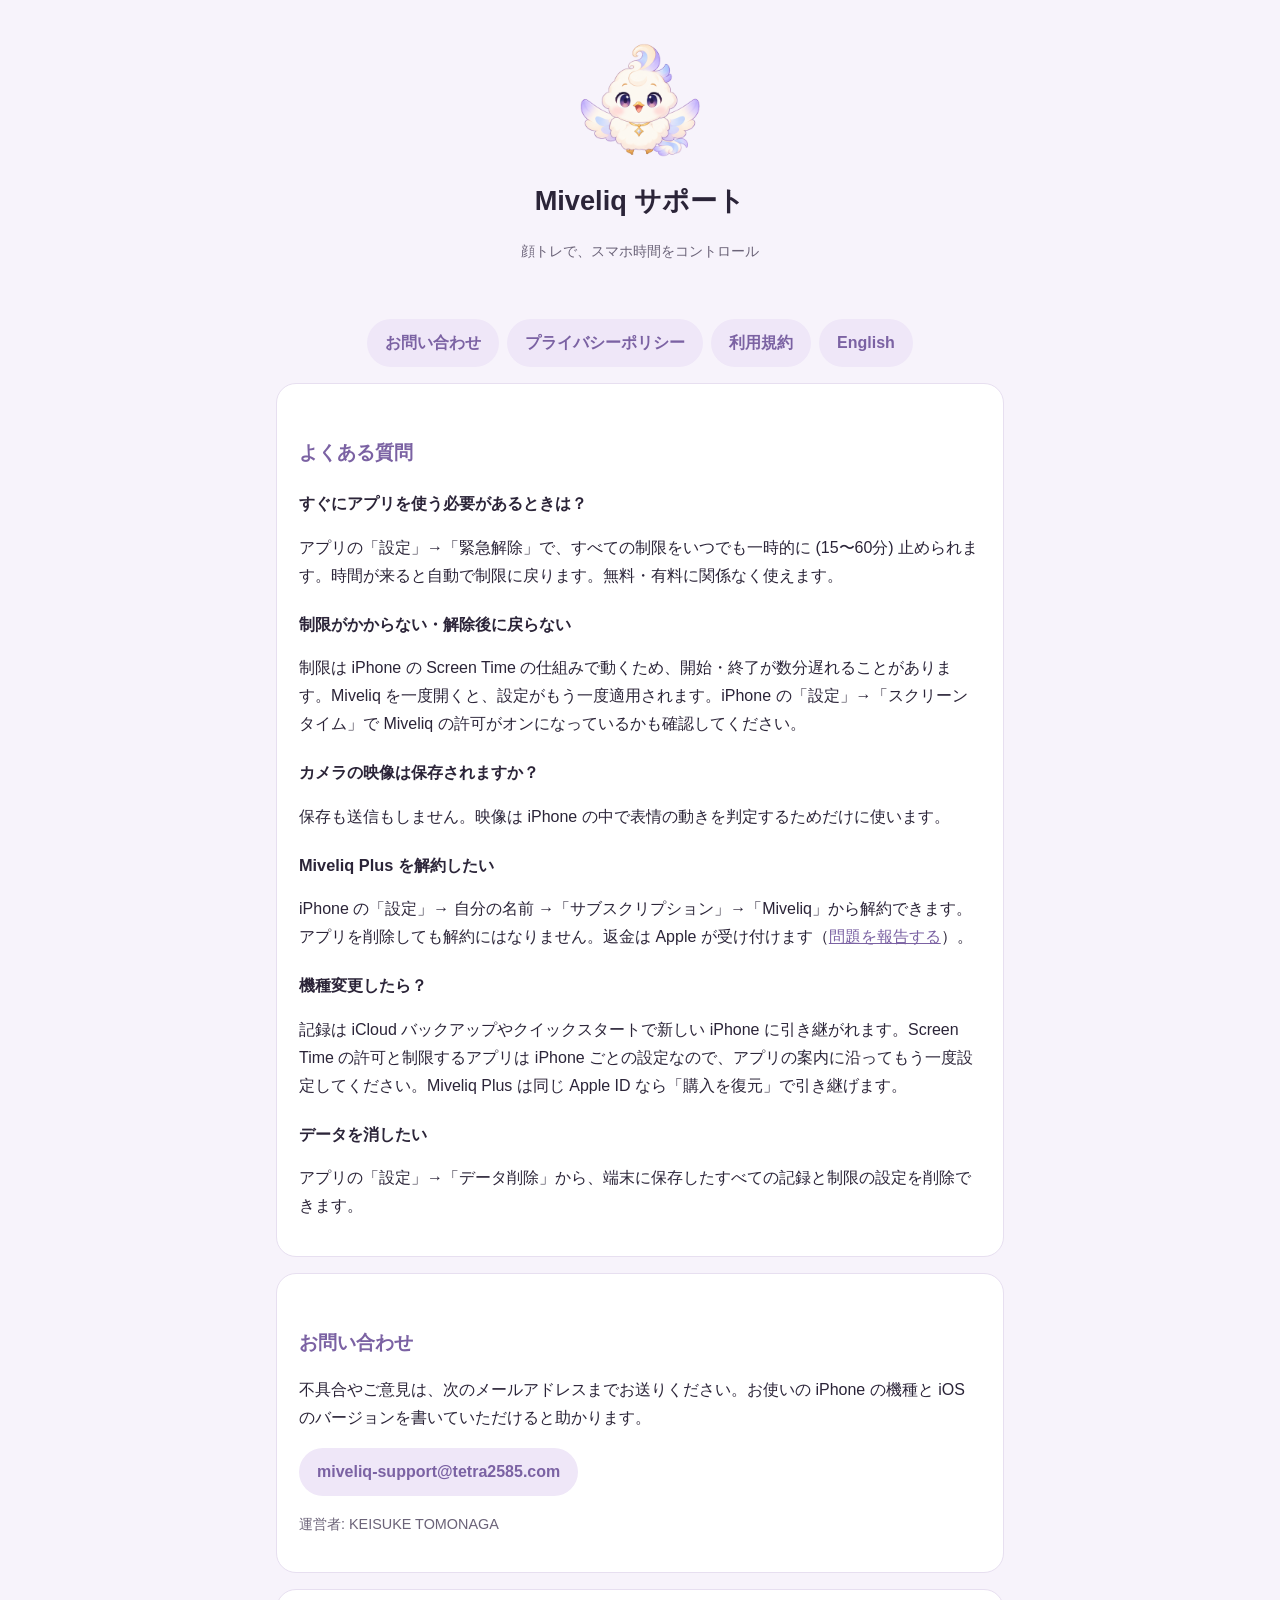
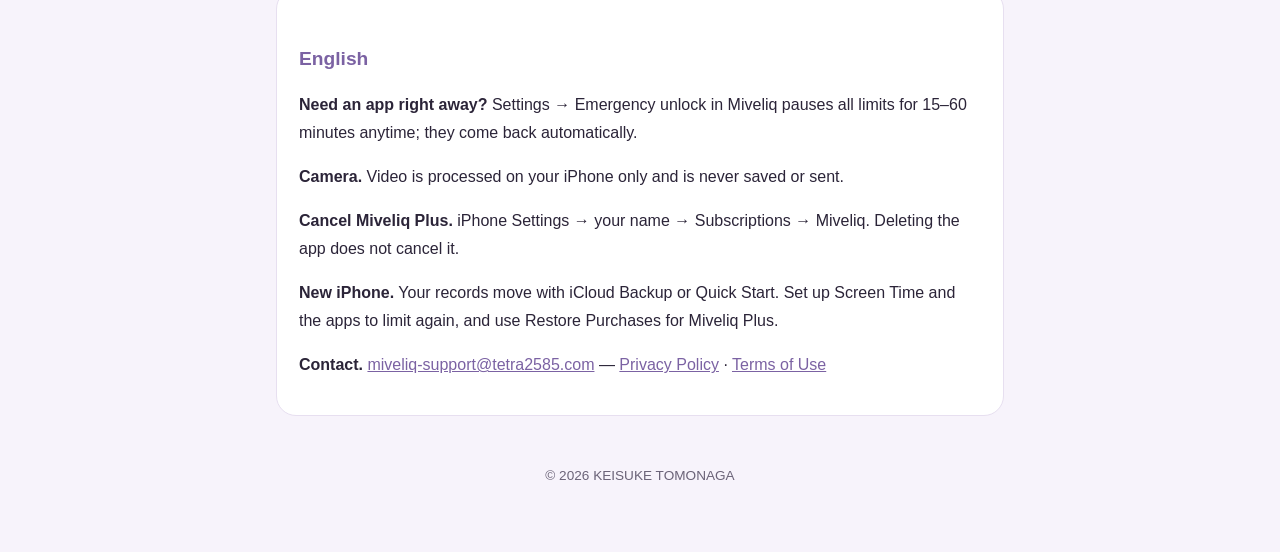
<file: index.html>
<!doctype html>
<html lang="ja">
<head>
  <meta charset="utf-8">
  <meta name="viewport" content="width=device-width, initial-scale=1">
  <title>Miveliq サポート</title>
  <meta name="description" content="Miveliq（顔トレでスマホ時間をコントロールするアプリ）のサポートページ">
  <link rel="stylesheet" href="./style.css">
</head>
<body>
<main>
  <header class="hero">
    <img src="./fogule.png" alt="Miveliq のキャラクター、フォーグル">
    <h1>Miveliq サポート</h1>
    <p class="meta">顔トレで、スマホ時間をコントロール</p>
  </header>

  <nav class="links">
    <a href="#contact">お問い合わせ</a>
    <a href="./privacy/">プライバシーポリシー</a>
    <a href="./terms/">利用規約</a>
    <a href="#english">English</a>
  </nav>

  <section class="card">
    <h2>よくある質問</h2>

    <h3>すぐにアプリを使う必要があるときは？</h3>
    <p>アプリの「設定」→「緊急解除」で、すべての制限をいつでも一時的に (15〜60分) 止められます。時間が来ると自動で制限に戻ります。無料・有料に関係なく使えます。</p>

    <h3>制限がかからない・解除後に戻らない</h3>
    <p>制限は iPhone の Screen Time の仕組みで動くため、開始・終了が数分遅れることがあります。Miveliq を一度開くと、設定がもう一度適用されます。iPhone の「設定」→「スクリーンタイム」で Miveliq の許可がオンになっているかも確認してください。</p>

    <h3>カメラの映像は保存されますか？</h3>
    <p>保存も送信もしません。映像は iPhone の中で表情の動きを判定するためだけに使います。</p>

    <h3>Miveliq Plus を解約したい</h3>
    <p>iPhone の「設定」→ 自分の名前 →「サブスクリプション」→「Miveliq」から解約できます。アプリを削除しても解約にはなりません。返金は Apple が受け付けます（<a href="https://reportaproblem.apple.com/">問題を報告する</a>）。</p>

    <h3>機種変更したら？</h3>
    <p>記録は iCloud バックアップやクイックスタートで新しい iPhone に引き継がれます。Screen Time の許可と制限するアプリは iPhone ごとの設定なので、アプリの案内に沿ってもう一度設定してください。Miveliq Plus は同じ Apple ID なら「購入を復元」で引き継げます。</p>

    <h3>データを消したい</h3>
    <p>アプリの「設定」→「データ削除」から、端末に保存したすべての記録と制限の設定を削除できます。</p>
  </section>

  <section class="card" id="contact">
    <h2>お問い合わせ</h2>
    <p>不具合やご意見は、次のメールアドレスまでお送りください。お使いの iPhone の機種と iOS のバージョンを書いていただけると助かります。</p>
    <p><a class="button" href="mailto:miveliq-support@tetra2585.com">miveliq-support@tetra2585.com</a></p>
    <p class="meta">運営者: KEISUKE TOMONAGA</p>
  </section>

  <section class="card" id="english" lang="en">
    <h2>English</h2>
    <p><strong>Need an app right away?</strong> Settings → Emergency unlock in Miveliq pauses all limits for 15–60 minutes anytime; they come back automatically.</p>
    <p><strong>Camera.</strong> Video is processed on your iPhone only and is never saved or sent.</p>
    <p><strong>Cancel Miveliq Plus.</strong> iPhone Settings → your name → Subscriptions → Miveliq. Deleting the app does not cancel it.</p>
    <p><strong>New iPhone.</strong> Your records move with iCloud Backup or Quick Start. Set up Screen Time and the apps to limit again, and use Restore Purchases for Miveliq Plus.</p>
    <p><strong>Contact.</strong> <a href="mailto:miveliq-support@tetra2585.com">miveliq-support@tetra2585.com</a> — <a href="./privacy/#english">Privacy Policy</a> · <a href="./terms/#english">Terms of Use</a></p>
  </section>

  <footer>© 2026 KEISUKE TOMONAGA</footer>
</main>
</body>
</html>
</file>
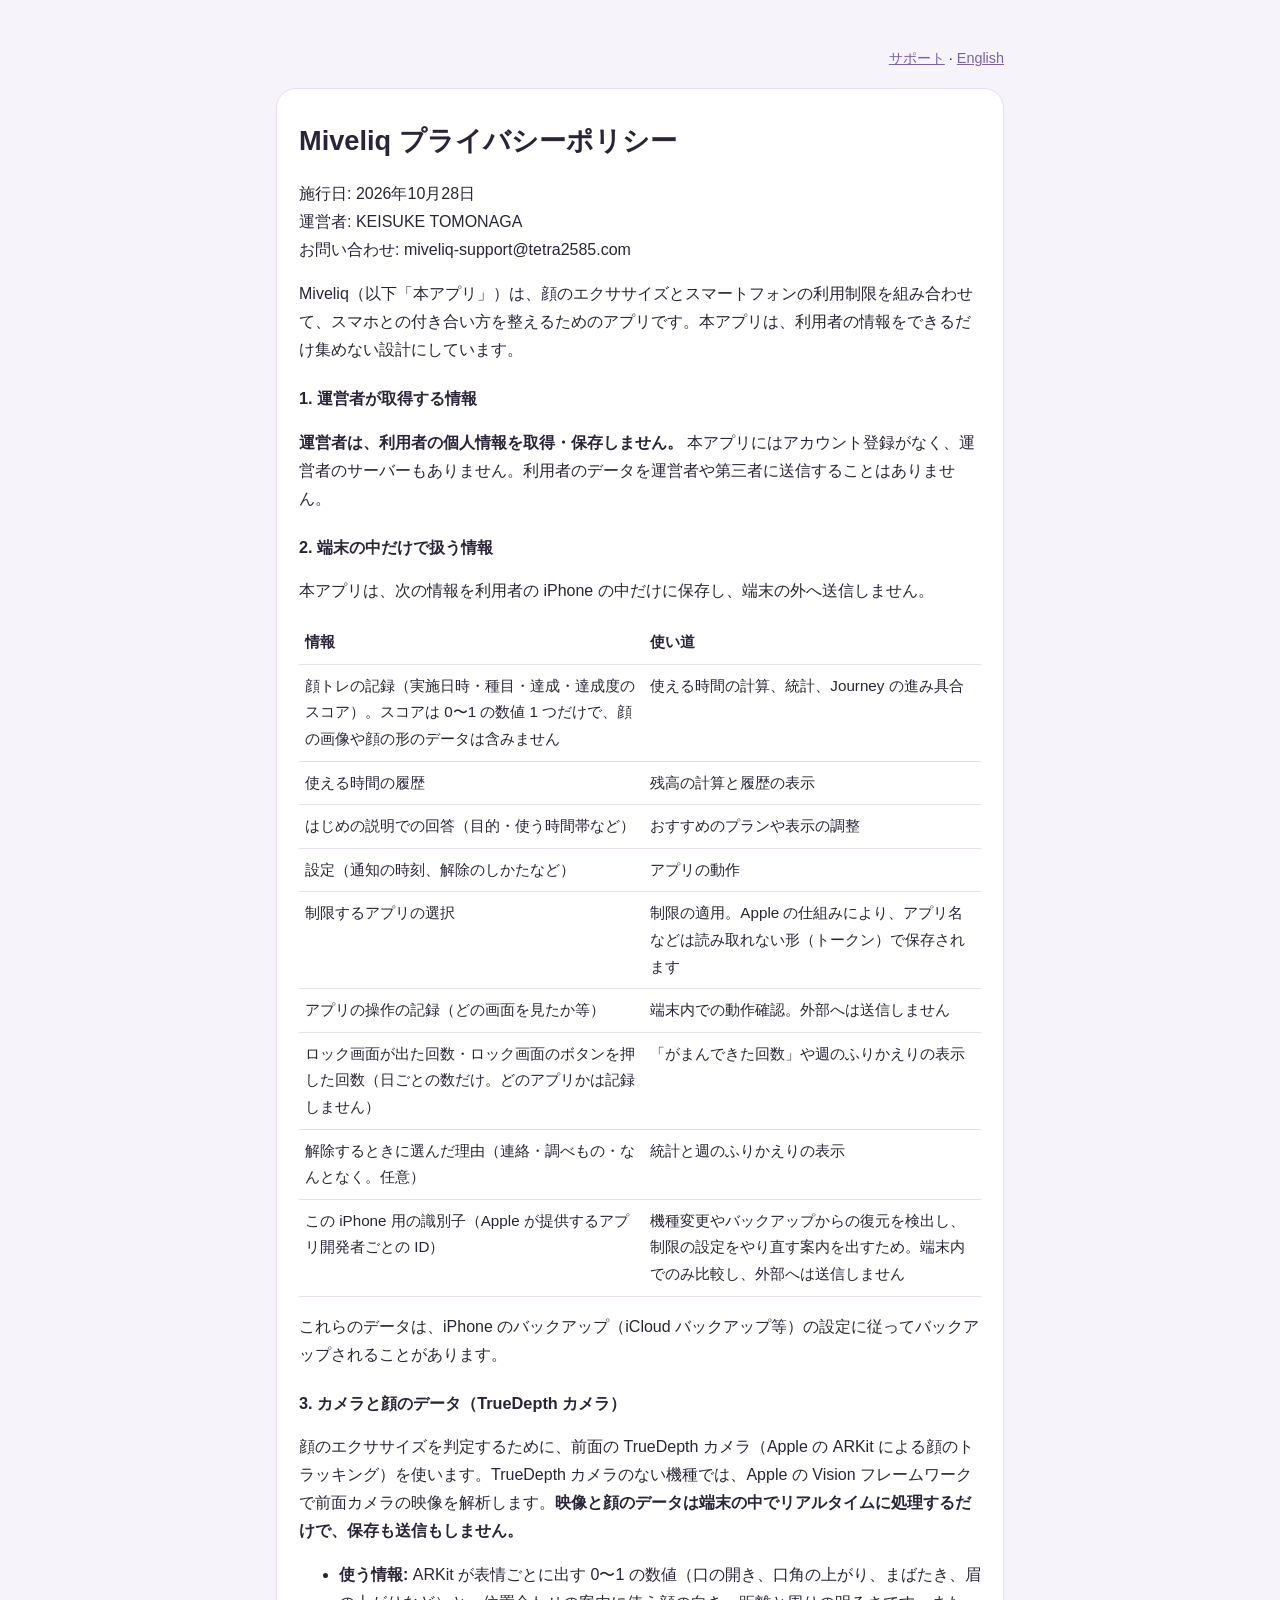
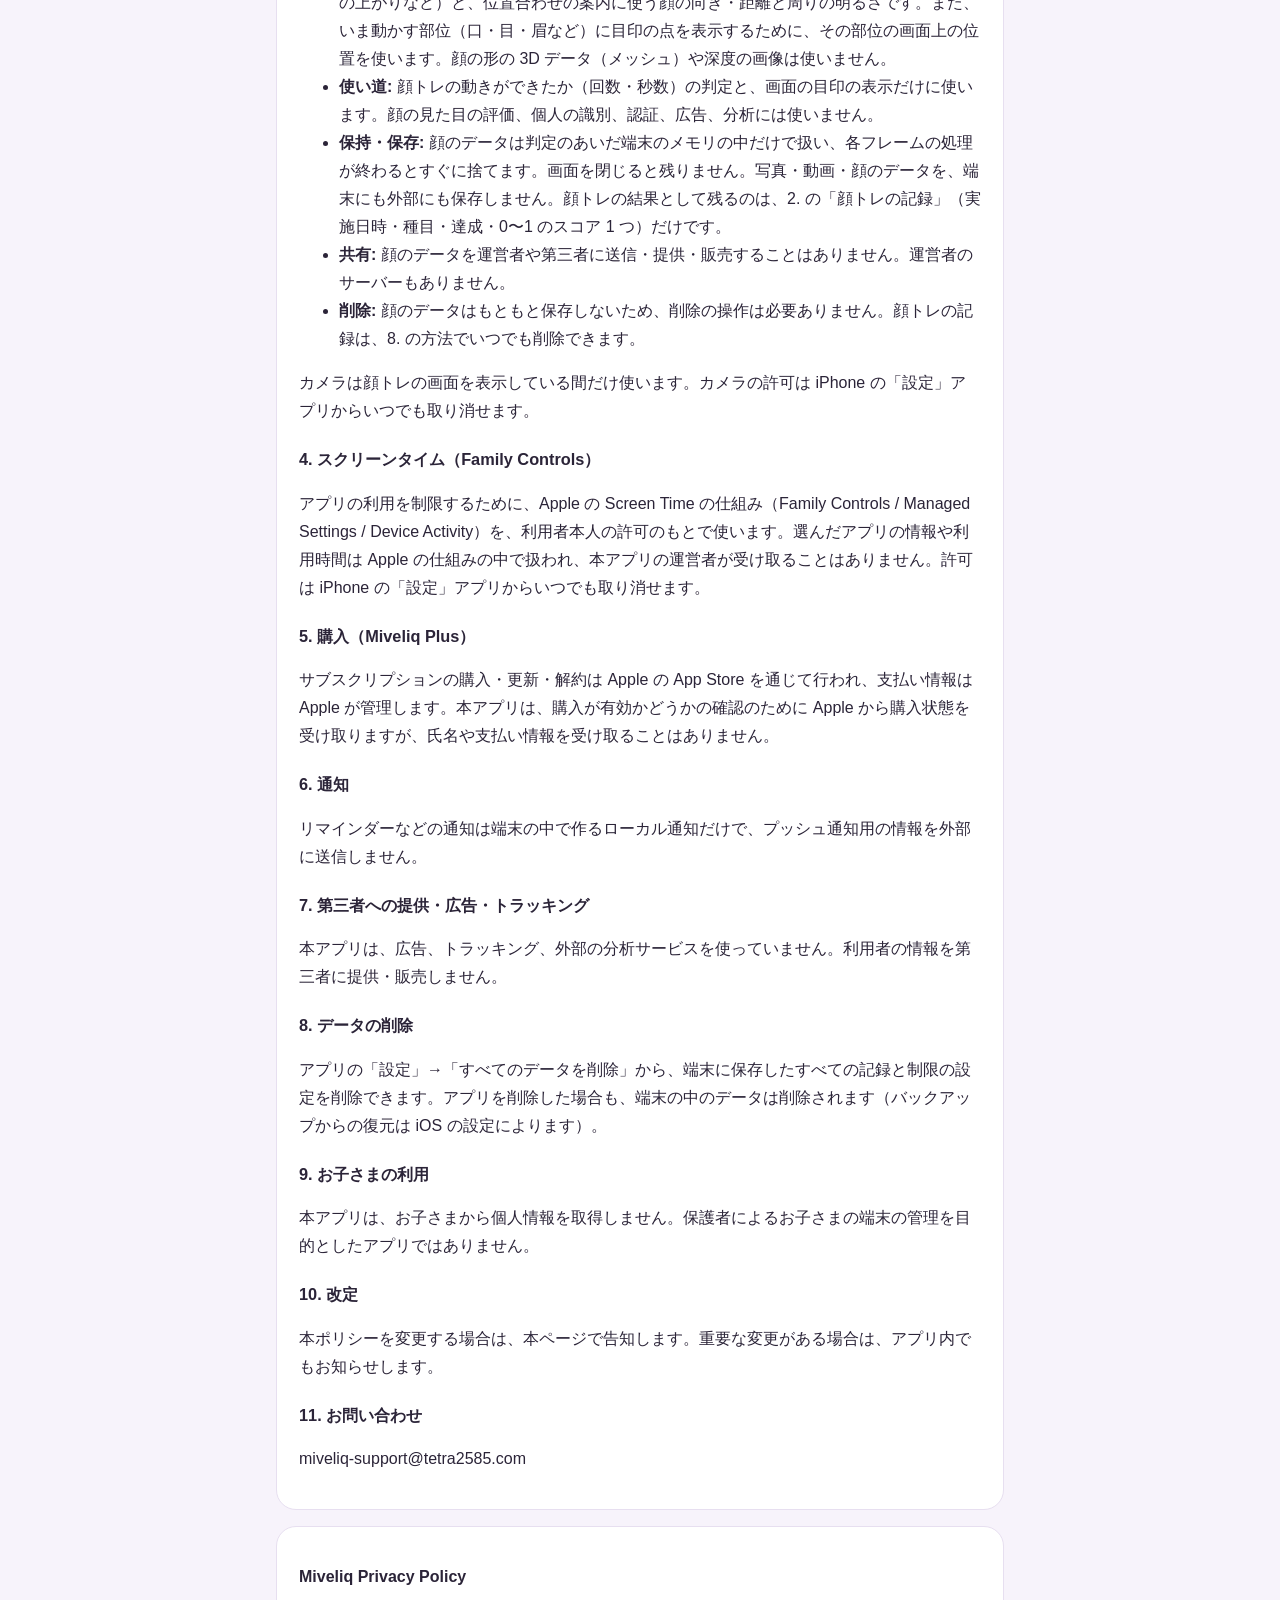
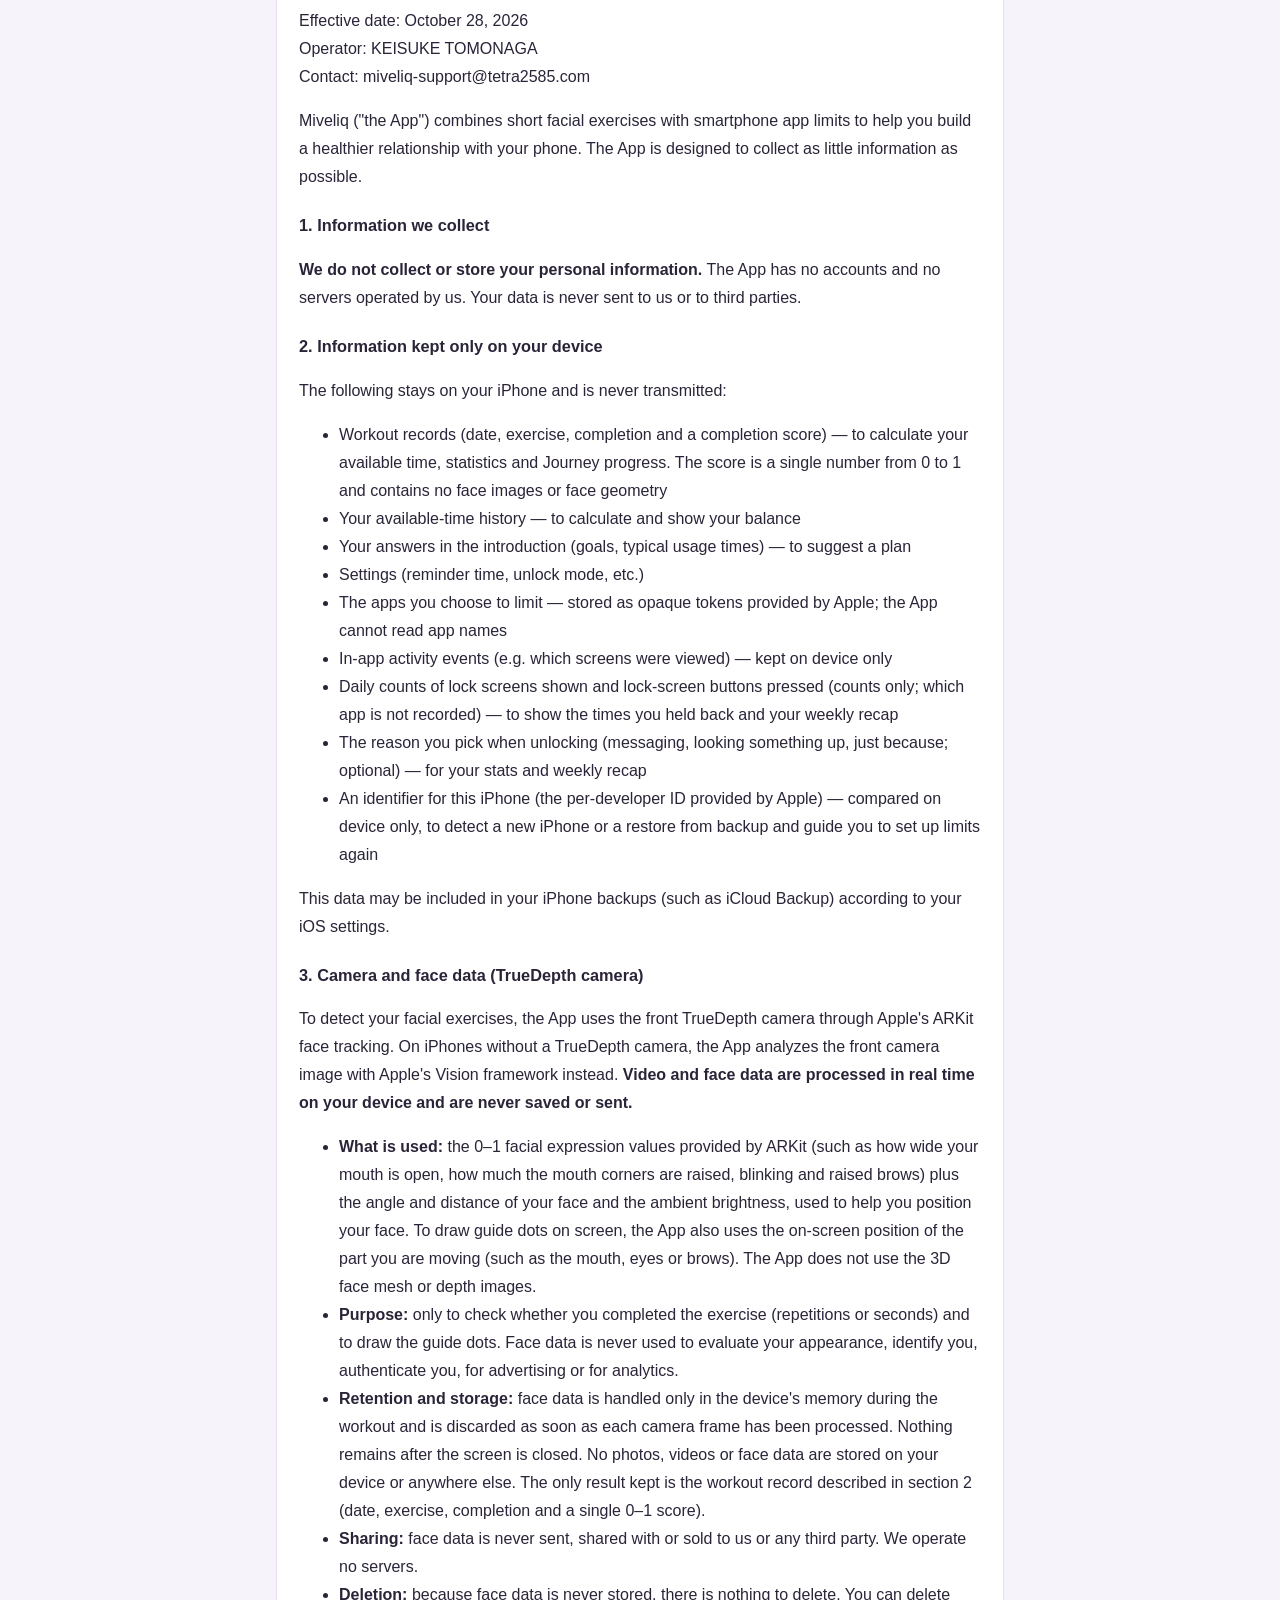
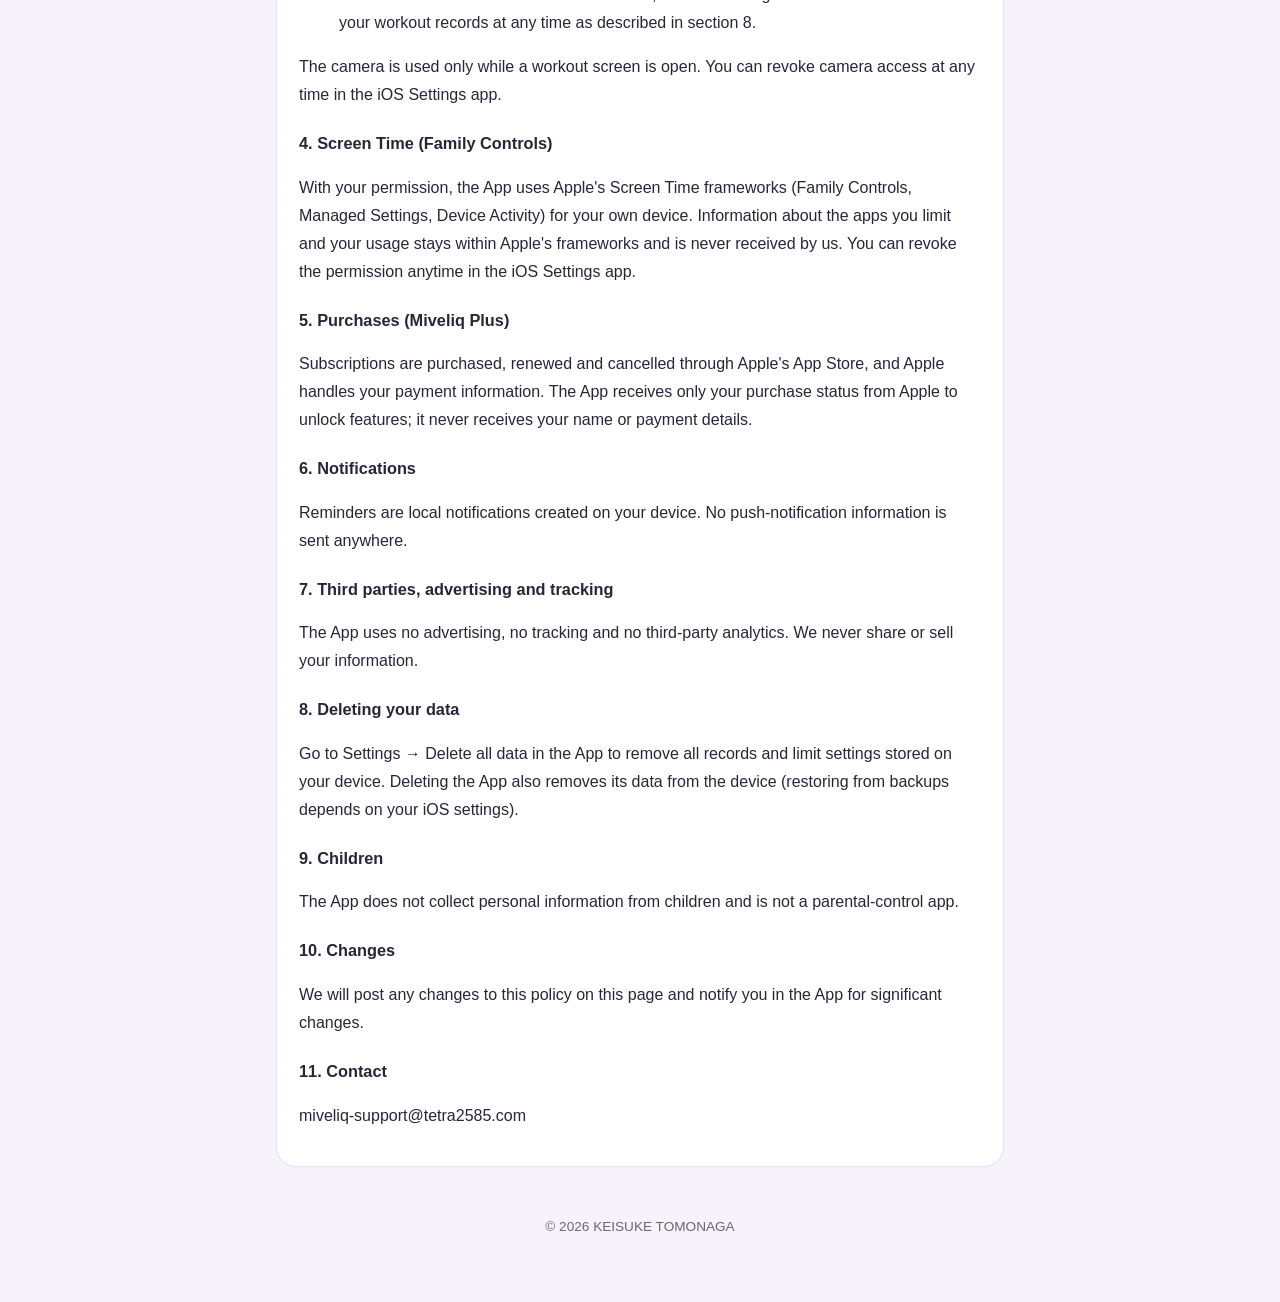
<file: privacy/index.html>
<!doctype html>
<html lang="ja">
<head>
  <meta charset="utf-8">
  <meta name="viewport" content="width=device-width, initial-scale=1">
  <title>プライバシーポリシー | Miveliq</title>
  <meta name="description" content="Miveliq のプライバシーポリシー">
  <link rel="stylesheet" href="../style.css">
</head>
<body>
<main>
  <p class="lang"><a href="../">サポート</a> · <a href="#english">English</a></p>
  <section class="card">
<h1>Miveliq プライバシーポリシー</h1>
<p>施行日: 2026年10月28日<br>運営者: KEISUKE TOMONAGA<br>お問い合わせ: miveliq-support@tetra2585.com</p>
<p>Miveliq（以下「本アプリ」）は、顔のエクササイズとスマートフォンの利用制限を組み合わせて、スマホとの付き合い方を整えるためのアプリです。本アプリは、利用者の情報をできるだけ集めない設計にしています。</p>
<h3>1. 運営者が取得する情報</h3>
<p><strong>運営者は、利用者の個人情報を取得・保存しません。</strong> 本アプリにはアカウント登録がなく、運営者のサーバーもありません。利用者のデータを運営者や第三者に送信することはありません。</p>
<h3>2. 端末の中だけで扱う情報</h3>
<p>本アプリは、次の情報を利用者の iPhone の中だけに保存し、端末の外へ送信しません。</p>
<table><thead><tr><th>情報</th><th>使い道</th></tr></thead><tbody><tr><td>顔トレの記録（実施日時・種目・達成・達成度のスコア）。スコアは 0〜1 の数値 1 つだけで、顔の画像や顔の形のデータは含みません</td><td>使える時間の計算、統計、Journey の進み具合</td></tr><tr><td>使える時間の履歴</td><td>残高の計算と履歴の表示</td></tr><tr><td>はじめの説明での回答（目的・使う時間帯など）</td><td>おすすめのプランや表示の調整</td></tr><tr><td>設定（通知の時刻、解除のしかたなど）</td><td>アプリの動作</td></tr><tr><td>制限するアプリの選択</td><td>制限の適用。Apple の仕組みにより、アプリ名などは読み取れない形（トークン）で保存されます</td></tr><tr><td>アプリの操作の記録（どの画面を見たか等）</td><td>端末内での動作確認。外部へは送信しません</td></tr><tr><td>ロック画面が出た回数・ロック画面のボタンを押した回数（日ごとの数だけ。どのアプリかは記録しません）</td><td>「がまんできた回数」や週のふりかえりの表示</td></tr><tr><td>解除するときに選んだ理由（連絡・調べもの・なんとなく。任意）</td><td>統計と週のふりかえりの表示</td></tr><tr><td>この iPhone 用の識別子（Apple が提供するアプリ開発者ごとの ID）</td><td>機種変更やバックアップからの復元を検出し、制限の設定をやり直す案内を出すため。端末内でのみ比較し、外部へは送信しません</td></tr></tbody></table>
<p>これらのデータは、iPhone のバックアップ（iCloud バックアップ等）の設定に従ってバックアップされることがあります。</p>
<h3>3. カメラと顔のデータ（TrueDepth カメラ）</h3>
<p>顔のエクササイズを判定するために、前面の TrueDepth カメラ（Apple の ARKit による顔のトラッキング）を使います。TrueDepth カメラのない機種では、Apple の Vision フレームワークで前面カメラの映像を解析します。<strong>映像と顔のデータは端末の中でリアルタイムに処理するだけで、保存も送信もしません。</strong></p>
<ul>
<li><strong>使う情報:</strong> ARKit が表情ごとに出す 0〜1 の数値（口の開き、口角の上がり、まばたき、眉の上がりなど）と、位置合わせの案内に使う顔の向き・距離と周りの明るさです。また、いま動かす部位（口・目・眉など）に目印の点を表示するために、その部位の画面上の位置を使います。顔の形の 3D データ（メッシュ）や深度の画像は使いません。</li>
<li><strong>使い道:</strong> 顔トレの動きができたか（回数・秒数）の判定と、画面の目印の表示だけに使います。顔の見た目の評価、個人の識別、認証、広告、分析には使いません。</li>
<li><strong>保持・保存:</strong> 顔のデータは判定のあいだ端末のメモリの中だけで扱い、各フレームの処理が終わるとすぐに捨てます。画面を閉じると残りません。写真・動画・顔のデータを、端末にも外部にも保存しません。顔トレの結果として残るのは、2. の「顔トレの記録」（実施日時・種目・達成・0〜1 のスコア 1 つ）だけです。</li>
<li><strong>共有:</strong> 顔のデータを運営者や第三者に送信・提供・販売することはありません。運営者のサーバーもありません。</li>
<li><strong>削除:</strong> 顔のデータはもともと保存しないため、削除の操作は必要ありません。顔トレの記録は、8. の方法でいつでも削除できます。</li>
</ul>
<p>カメラは顔トレの画面を表示している間だけ使います。カメラの許可は iPhone の「設定」アプリからいつでも取り消せます。</p>
<h3>4. スクリーンタイム（Family Controls）</h3>
<p>アプリの利用を制限するために、Apple の Screen Time の仕組み（Family Controls / Managed Settings / Device Activity）を、利用者本人の許可のもとで使います。選んだアプリの情報や利用時間は Apple の仕組みの中で扱われ、本アプリの運営者が受け取ることはありません。許可は iPhone の「設定」アプリからいつでも取り消せます。</p>
<h3>5. 購入（Miveliq Plus）</h3>
<p>サブスクリプションの購入・更新・解約は Apple の App Store を通じて行われ、支払い情報は Apple が管理します。本アプリは、購入が有効かどうかの確認のために Apple から購入状態を受け取りますが、氏名や支払い情報を受け取ることはありません。</p>
<h3>6. 通知</h3>
<p>リマインダーなどの通知は端末の中で作るローカル通知だけで、プッシュ通知用の情報を外部に送信しません。</p>
<h3>7. 第三者への提供・広告・トラッキング</h3>
<p>本アプリは、広告、トラッキング、外部の分析サービスを使っていません。利用者の情報を第三者に提供・販売しません。</p>
<h3>8. データの削除</h3>
<p>アプリの「設定」→「すべてのデータを削除」から、端末に保存したすべての記録と制限の設定を削除できます。アプリを削除した場合も、端末の中のデータは削除されます（バックアップからの復元は iOS の設定によります）。</p>
<h3>9. お子さまの利用</h3>
<p>本アプリは、お子さまから個人情報を取得しません。保護者によるお子さまの端末の管理を目的としたアプリではありません。</p>
<h3>10. 改定</h3>
<p>本ポリシーを変更する場合は、本ページで告知します。重要な変更がある場合は、アプリ内でもお知らせします。</p>
<h3>11. お問い合わせ</h3>
<p>miveliq-support@tetra2585.com</p>
  </section>
  <section class="card" id="english" lang="en">
<p><strong>Miveliq Privacy Policy</strong></p>
<p>Effective date: October 28, 2026<br>Operator: KEISUKE TOMONAGA<br>Contact: miveliq-support@tetra2585.com</p>
<p>Miveliq ("the App") combines short facial exercises with smartphone app limits to help you build a healthier relationship with your phone. The App is designed to collect as little information as possible.</p>
<h3>1. Information we collect</h3>
<p><strong>We do not collect or store your personal information.</strong> The App has no accounts and no servers operated by us. Your data is never sent to us or to third parties.</p>
<h3>2. Information kept only on your device</h3>
<p>The following stays on your iPhone and is never transmitted:</p>
<ul><li>Workout records (date, exercise, completion and a completion score) — to calculate your available time, statistics and Journey progress. The score is a single number from 0 to 1 and contains no face images or face geometry</li><li>Your available-time history — to calculate and show your balance</li><li>Your answers in the introduction (goals, typical usage times) — to suggest a plan</li><li>Settings (reminder time, unlock mode, etc.)</li><li>The apps you choose to limit — stored as opaque tokens provided by Apple; the App cannot read app names</li><li>In-app activity events (e.g. which screens were viewed) — kept on device only</li><li>Daily counts of lock screens shown and lock-screen buttons pressed (counts only; which app is not recorded) — to show the times you held back and your weekly recap</li><li>The reason you pick when unlocking (messaging, looking something up, just because; optional) — for your stats and weekly recap</li><li>An identifier for this iPhone (the per-developer ID provided by Apple) — compared on device only, to detect a new iPhone or a restore from backup and guide you to set up limits again</li></ul>
<p>This data may be included in your iPhone backups (such as iCloud Backup) according to your iOS settings.</p>
<h3>3. Camera and face data (TrueDepth camera)</h3>
<p>To detect your facial exercises, the App uses the front TrueDepth camera through Apple's ARKit face tracking. On iPhones without a TrueDepth camera, the App analyzes the front camera image with Apple's Vision framework instead. <strong>Video and face data are processed in real time on your device and are never saved or sent.</strong></p>
<ul>
<li><strong>What is used:</strong> the 0–1 facial expression values provided by ARKit (such as how wide your mouth is open, how much the mouth corners are raised, blinking and raised brows) plus the angle and distance of your face and the ambient brightness, used to help you position your face. To draw guide dots on screen, the App also uses the on-screen position of the part you are moving (such as the mouth, eyes or brows). The App does not use the 3D face mesh or depth images.</li>
<li><strong>Purpose:</strong> only to check whether you completed the exercise (repetitions or seconds) and to draw the guide dots. Face data is never used to evaluate your appearance, identify you, authenticate you, for advertising or for analytics.</li>
<li><strong>Retention and storage:</strong> face data is handled only in the device's memory during the workout and is discarded as soon as each camera frame has been processed. Nothing remains after the screen is closed. No photos, videos or face data are stored on your device or anywhere else. The only result kept is the workout record described in section 2 (date, exercise, completion and a single 0–1 score).</li>
<li><strong>Sharing:</strong> face data is never sent, shared with or sold to us or any third party. We operate no servers.</li>
<li><strong>Deletion:</strong> because face data is never stored, there is nothing to delete. You can delete your workout records at any time as described in section 8.</li>
</ul>
<p>The camera is used only while a workout screen is open. You can revoke camera access at any time in the iOS Settings app.</p>
<h3>4. Screen Time (Family Controls)</h3>
<p>With your permission, the App uses Apple's Screen Time frameworks (Family Controls, Managed Settings, Device Activity) for your own device. Information about the apps you limit and your usage stays within Apple's frameworks and is never received by us. You can revoke the permission anytime in the iOS Settings app.</p>
<h3>5. Purchases (Miveliq Plus)</h3>
<p>Subscriptions are purchased, renewed and cancelled through Apple's App Store, and Apple handles your payment information. The App receives only your purchase status from Apple to unlock features; it never receives your name or payment details.</p>
<h3>6. Notifications</h3>
<p>Reminders are local notifications created on your device. No push-notification information is sent anywhere.</p>
<h3>7. Third parties, advertising and tracking</h3>
<p>The App uses no advertising, no tracking and no third-party analytics. We never share or sell your information.</p>
<h3>8. Deleting your data</h3>
<p>Go to Settings → Delete all data in the App to remove all records and limit settings stored on your device. Deleting the App also removes its data from the device (restoring from backups depends on your iOS settings).</p>
<h3>9. Children</h3>
<p>The App does not collect personal information from children and is not a parental-control app.</p>
<h3>10. Changes</h3>
<p>We will post any changes to this policy on this page and notify you in the App for significant changes.</p>
<h3>11. Contact</h3>
<p>miveliq-support@tetra2585.com</p>
  </section>
  <footer>© 2026 KEISUKE TOMONAGA</footer>
</main>
</body>
</html>
</file>
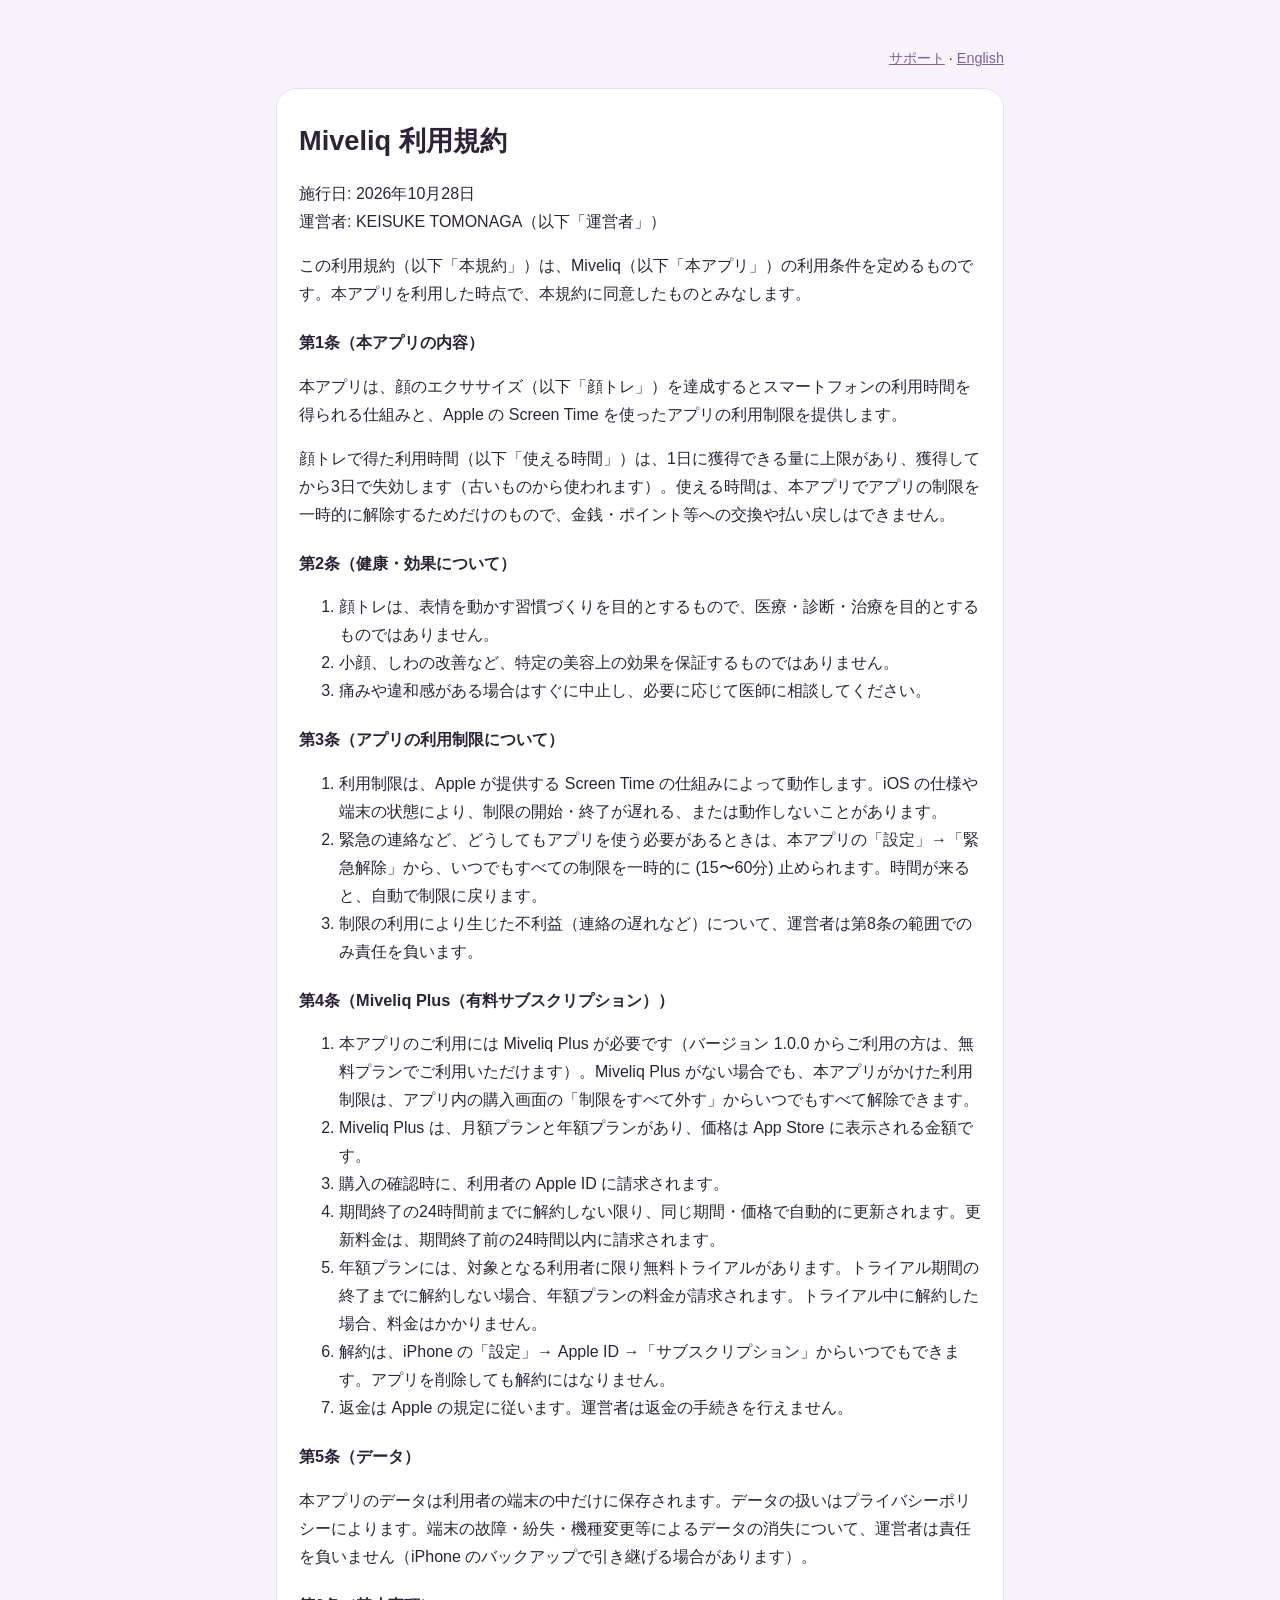
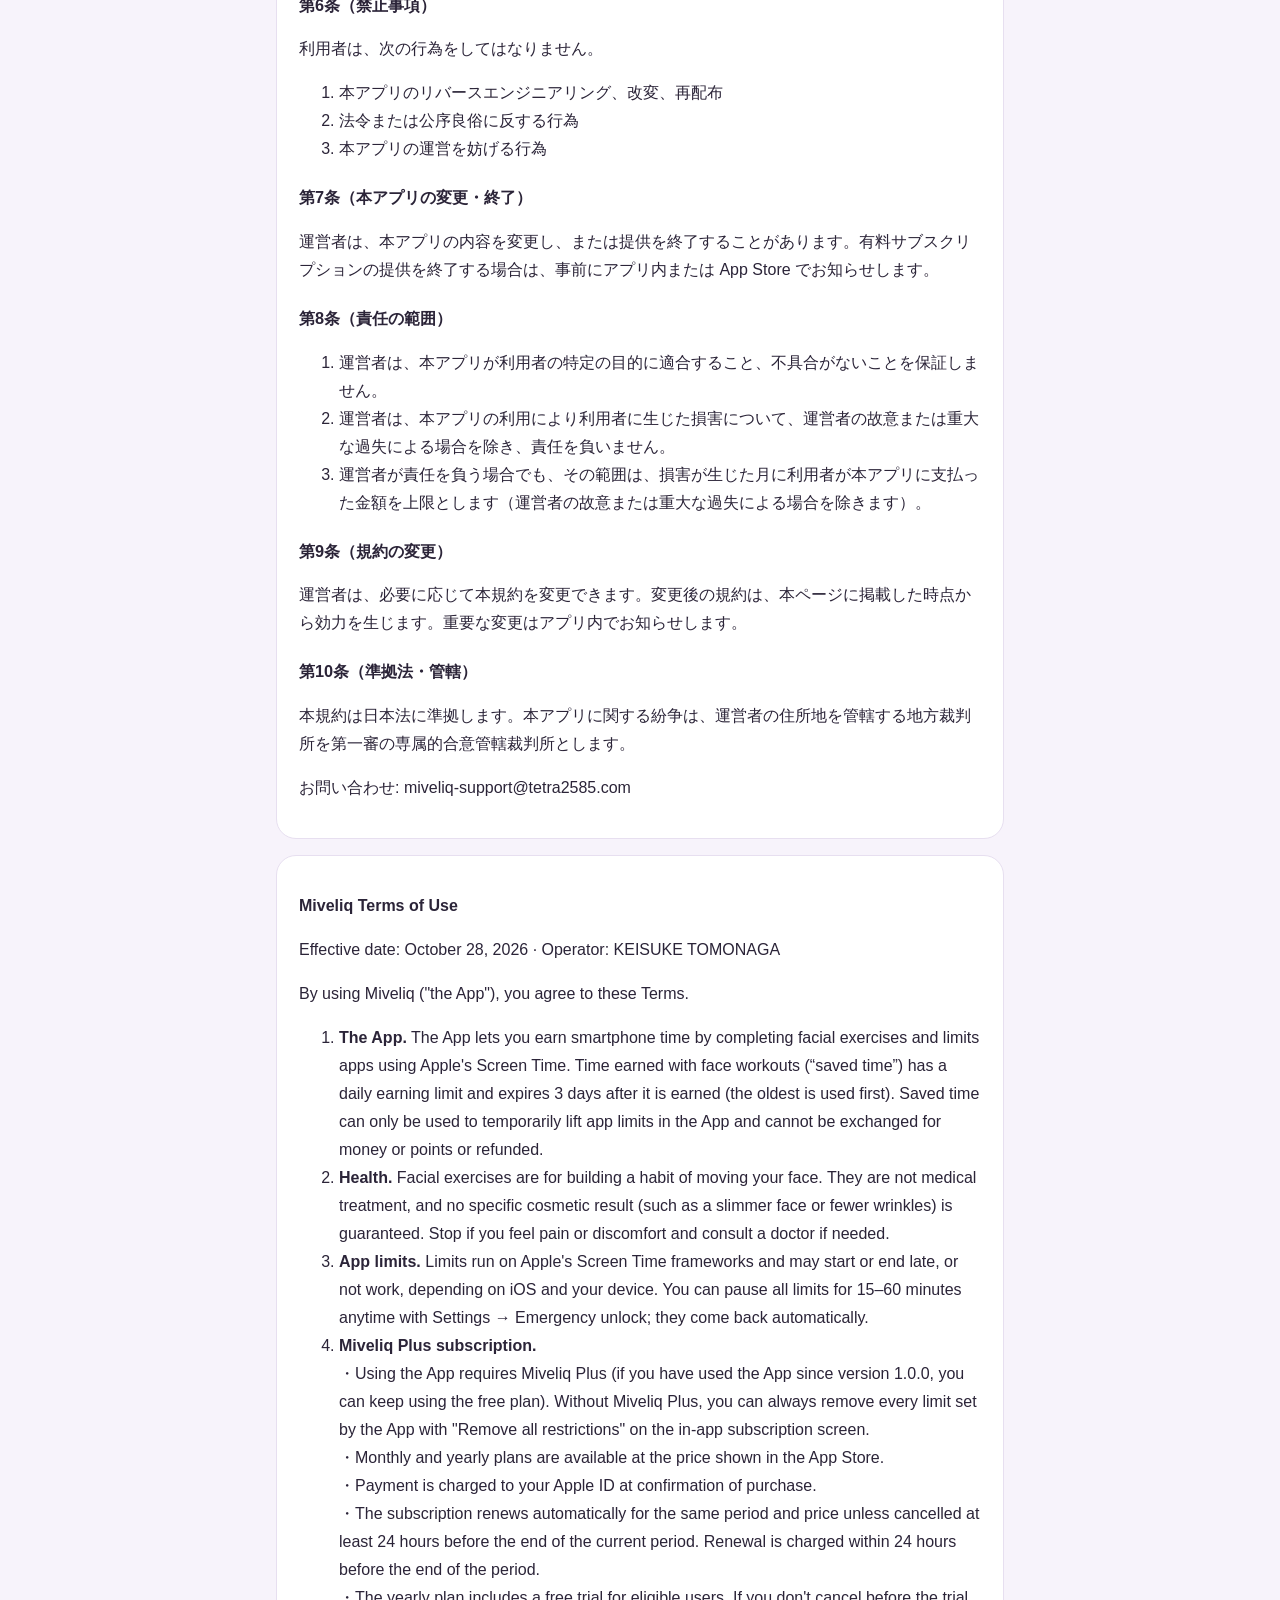
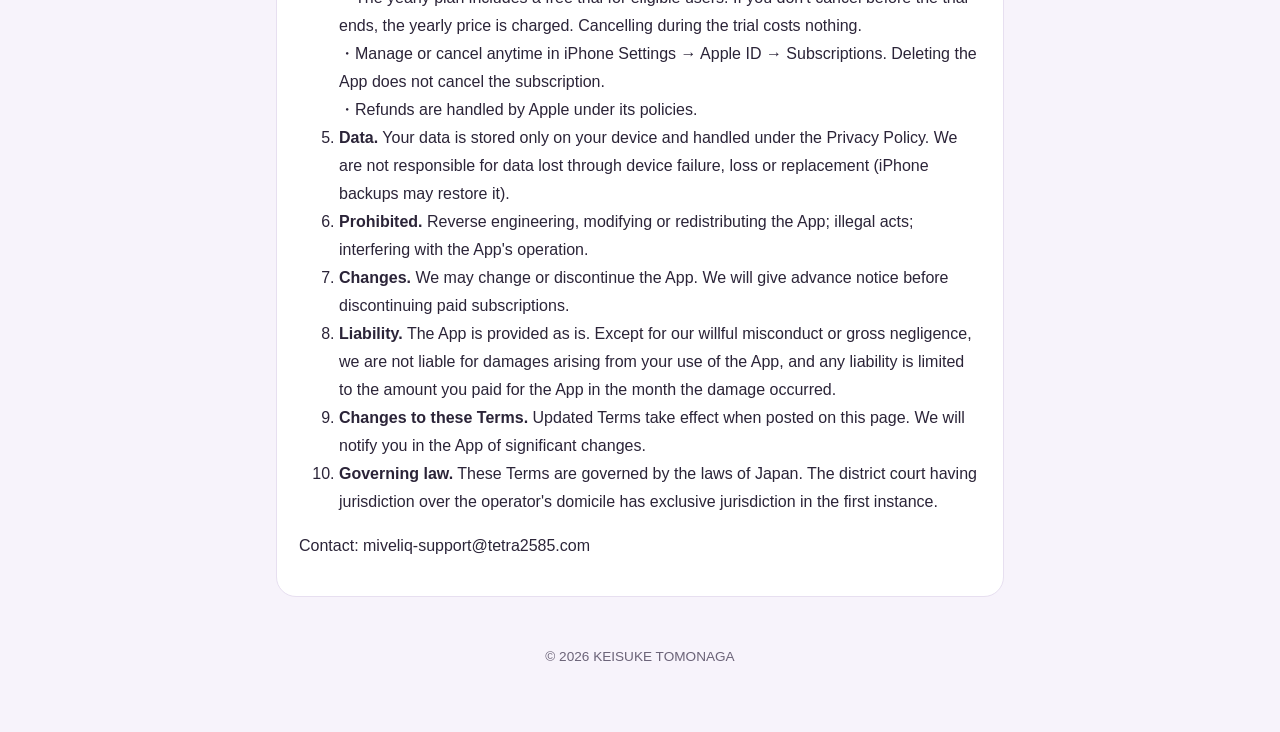
<file: terms/index.html>
<!doctype html>
<html lang="ja">
<head>
  <meta charset="utf-8">
  <meta name="viewport" content="width=device-width, initial-scale=1">
  <title>利用規約 | Miveliq</title>
  <meta name="description" content="Miveliq の利用規約">
  <link rel="stylesheet" href="../style.css">
</head>
<body>
<main>
  <p class="lang"><a href="../">サポート</a> · <a href="#english">English</a></p>
  <section class="card">
<h1>Miveliq 利用規約</h1>
<p>施行日: 2026年10月28日<br>運営者: KEISUKE TOMONAGA（以下「運営者」）</p>
<p>この利用規約（以下「本規約」）は、Miveliq（以下「本アプリ」）の利用条件を定めるものです。本アプリを利用した時点で、本規約に同意したものとみなします。</p>
<h3>第1条（本アプリの内容）</h3>
<p>本アプリは、顔のエクササイズ（以下「顔トレ」）を達成するとスマートフォンの利用時間を得られる仕組みと、Apple の Screen Time を使ったアプリの利用制限を提供します。</p>
<p>顔トレで得た利用時間（以下「使える時間」）は、1日に獲得できる量に上限があり、獲得してから3日で失効します（古いものから使われます）。使える時間は、本アプリでアプリの制限を一時的に解除するためだけのもので、金銭・ポイント等への交換や払い戻しはできません。</p>
<h3>第2条（健康・効果について）</h3>
<ol><li>顔トレは、表情を動かす習慣づくりを目的とするもので、医療・診断・治療を目的とするものではありません。</li><li>小顔、しわの改善など、特定の美容上の効果を保証するものではありません。</li><li>痛みや違和感がある場合はすぐに中止し、必要に応じて医師に相談してください。</li></ol>
<h3>第3条（アプリの利用制限について）</h3>
<ol><li>利用制限は、Apple が提供する Screen Time の仕組みによって動作します。iOS の仕様や端末の状態により、制限の開始・終了が遅れる、または動作しないことがあります。</li><li>緊急の連絡など、どうしてもアプリを使う必要があるときは、本アプリの「設定」→「緊急解除」から、いつでもすべての制限を一時的に (15〜60分) 止められます。時間が来ると、自動で制限に戻ります。</li><li>制限の利用により生じた不利益（連絡の遅れなど）について、運営者は第8条の範囲でのみ責任を負います。</li></ol>
<h3>第4条（Miveliq Plus（有料サブスクリプション））</h3>
<ol><li>本アプリのご利用には Miveliq Plus が必要です（バージョン 1.0.0 からご利用の方は、無料プランでご利用いただけます）。Miveliq Plus がない場合でも、本アプリがかけた利用制限は、アプリ内の購入画面の「制限をすべて外す」からいつでもすべて解除できます。</li><li>Miveliq Plus は、月額プランと年額プランがあり、価格は App Store に表示される金額です。</li><li>購入の確認時に、利用者の Apple ID に請求されます。</li><li>期間終了の24時間前までに解約しない限り、同じ期間・価格で自動的に更新されます。更新料金は、期間終了前の24時間以内に請求されます。</li><li>年額プランには、対象となる利用者に限り無料トライアルがあります。トライアル期間の終了までに解約しない場合、年額プランの料金が請求されます。トライアル中に解約した場合、料金はかかりません。</li><li>解約は、iPhone の「設定」→ Apple ID →「サブスクリプション」からいつでもできます。アプリを削除しても解約にはなりません。</li><li>返金は Apple の規定に従います。運営者は返金の手続きを行えません。</li></ol>
<h3>第5条（データ）</h3>
<p>本アプリのデータは利用者の端末の中だけに保存されます。データの扱いはプライバシーポリシーによります。端末の故障・紛失・機種変更等によるデータの消失について、運営者は責任を負いません（iPhone のバックアップで引き継げる場合があります）。</p>
<h3>第6条（禁止事項）</h3>
<p>利用者は、次の行為をしてはなりません。</p>
<ol><li>本アプリのリバースエンジニアリング、改変、再配布</li><li>法令または公序良俗に反する行為</li><li>本アプリの運営を妨げる行為</li></ol>
<h3>第7条（本アプリの変更・終了）</h3>
<p>運営者は、本アプリの内容を変更し、または提供を終了することがあります。有料サブスクリプションの提供を終了する場合は、事前にアプリ内または App Store でお知らせします。</p>
<h3>第8条（責任の範囲）</h3>
<ol><li>運営者は、本アプリが利用者の特定の目的に適合すること、不具合がないことを保証しません。</li><li>運営者は、本アプリの利用により利用者に生じた損害について、運営者の故意または重大な過失による場合を除き、責任を負いません。</li><li>運営者が責任を負う場合でも、その範囲は、損害が生じた月に利用者が本アプリに支払った金額を上限とします（運営者の故意または重大な過失による場合を除きます）。</li></ol>
<h3>第9条（規約の変更）</h3>
<p>運営者は、必要に応じて本規約を変更できます。変更後の規約は、本ページに掲載した時点から効力を生じます。重要な変更はアプリ内でお知らせします。</p>
<h3>第10条（準拠法・管轄）</h3>
<p>本規約は日本法に準拠します。本アプリに関する紛争は、運営者の住所地を管轄する地方裁判所を第一審の専属的合意管轄裁判所とします。</p>
<p>お問い合わせ: miveliq-support@tetra2585.com</p>
  </section>
  <section class="card" id="english" lang="en">
<p><strong>Miveliq Terms of Use</strong></p>
<p>Effective date: October 28, 2026 · Operator: KEISUKE TOMONAGA</p>
<p>By using Miveliq ("the App"), you agree to these Terms.</p>
<ol><li><strong>The App.</strong> The App lets you earn smartphone time by completing facial exercises and limits apps using Apple's Screen Time. Time earned with face workouts (“saved time”) has a daily earning limit and expires 3 days after it is earned (the oldest is used first). Saved time can only be used to temporarily lift app limits in the App and cannot be exchanged for money or points or refunded.</li><li><strong>Health.</strong> Facial exercises are for building a habit of moving your face. They are not medical treatment, and no specific cosmetic result (such as a slimmer face or fewer wrinkles) is guaranteed. Stop if you feel pain or discomfort and consult a doctor if needed.</li><li><strong>App limits.</strong> Limits run on Apple's Screen Time frameworks and may start or end late, or not work, depending on iOS and your device. You can pause all limits for 15–60 minutes anytime with Settings → Emergency unlock; they come back automatically.</li><li><strong>Miveliq Plus subscription.</strong><br>・Using the App requires Miveliq Plus (if you have used the App since version 1.0.0, you can keep using the free plan). Without Miveliq Plus, you can always remove every limit set by the App with "Remove all restrictions" on the in-app subscription screen.<br>・Monthly and yearly plans are available at the price shown in the App Store.<br>・Payment is charged to your Apple ID at confirmation of purchase.<br>・The subscription renews automatically for the same period and price unless cancelled at least 24 hours before the end of the current period. Renewal is charged within 24 hours before the end of the period.<br>・The yearly plan includes a free trial for eligible users. If you don't cancel before the trial ends, the yearly price is charged. Cancelling during the trial costs nothing.<br>・Manage or cancel anytime in iPhone Settings → Apple ID → Subscriptions. Deleting the App does not cancel the subscription.<br>・Refunds are handled by Apple under its policies.</li><li><strong>Data.</strong> Your data is stored only on your device and handled under the Privacy Policy. We are not responsible for data lost through device failure, loss or replacement (iPhone backups may restore it).</li><li><strong>Prohibited.</strong> Reverse engineering, modifying or redistributing the App; illegal acts; interfering with the App's operation.</li><li><strong>Changes.</strong> We may change or discontinue the App. We will give advance notice before discontinuing paid subscriptions.</li><li><strong>Liability.</strong> The App is provided as is. Except for our willful misconduct or gross negligence, we are not liable for damages arising from your use of the App, and any liability is limited to the amount you paid for the App in the month the damage occurred.</li><li><strong>Changes to these Terms.</strong> Updated Terms take effect when posted on this page. We will notify you in the App of significant changes.</li><li><strong>Governing law.</strong> These Terms are governed by the laws of Japan. The district court having jurisdiction over the operator's domicile has exclusive jurisdiction in the first instance.</li></ol>
<p>Contact: miveliq-support@tetra2585.com</p>
  </section>
  <footer>© 2026 KEISUKE TOMONAGA</footer>
</main>
</body>
</html>
</file>
<file: style.css>
:root {
  --bg: #f7f3fb;
  --surface: #ffffff;
  --text: #2b2438;
  --secondary: #6b6378;
  --primary: #7b62a3;
  --primary-light: #efe7f8;
  --border: #e7dff0;
  color-scheme: light dark;
}
@media (prefers-color-scheme: dark) {
  :root {
    --bg: #18141f;
    --surface: #241e30;
    --text: #f3eefa;
    --secondary: #b3a9c4;
    --primary: #c8b5f3;
    --primary-light: #342a48;
    --border: #3a3150;
  }
}
* { box-sizing: border-box; }
body {
  margin: 0;
  background: var(--bg);
  color: var(--text);
  font-family: -apple-system, BlinkMacSystemFont, "Hiragino Sans", "Hiragino Kaku Gothic ProN", "Noto Sans JP", sans-serif;
  line-height: 1.75;
}
main { max-width: 760px; margin: 0 auto; padding: 32px 16px 64px; }
header.hero { text-align: center; padding: 8px 0 24px; }
header.hero img { width: 120px; height: 120px; }
h1 { font-size: 1.7rem; margin: 8px 0 4px; }
h2 { font-size: 1.2rem; margin: 32px 0 8px; color: var(--primary); }
h3 { font-size: 1.02rem; margin: 20px 0 4px; }
p, li { color: var(--text); }
.meta { color: var(--secondary); font-size: 0.9rem; }
.card { background: var(--surface); border: 1px solid var(--border); border-radius: 20px; padding: 20px 22px; margin: 16px 0; }
nav.links { display: flex; flex-wrap: wrap; gap: 8px; justify-content: center; margin: 16px 0; }
nav.links a, .button {
  display: inline-block; padding: 10px 18px; border-radius: 999px; background: var(--primary-light);
  color: var(--primary); font-weight: 700; text-decoration: none;
}
a { color: var(--primary); }
table { width: 100%; border-collapse: collapse; font-size: 0.95rem; }
th, td { text-align: left; padding: 8px 6px; border-bottom: 1px solid var(--border); vertical-align: top; }
.lang { text-align: right; font-size: 0.9rem; }
footer { text-align: center; color: var(--secondary); font-size: 0.85rem; margin-top: 48px; }
</file>
